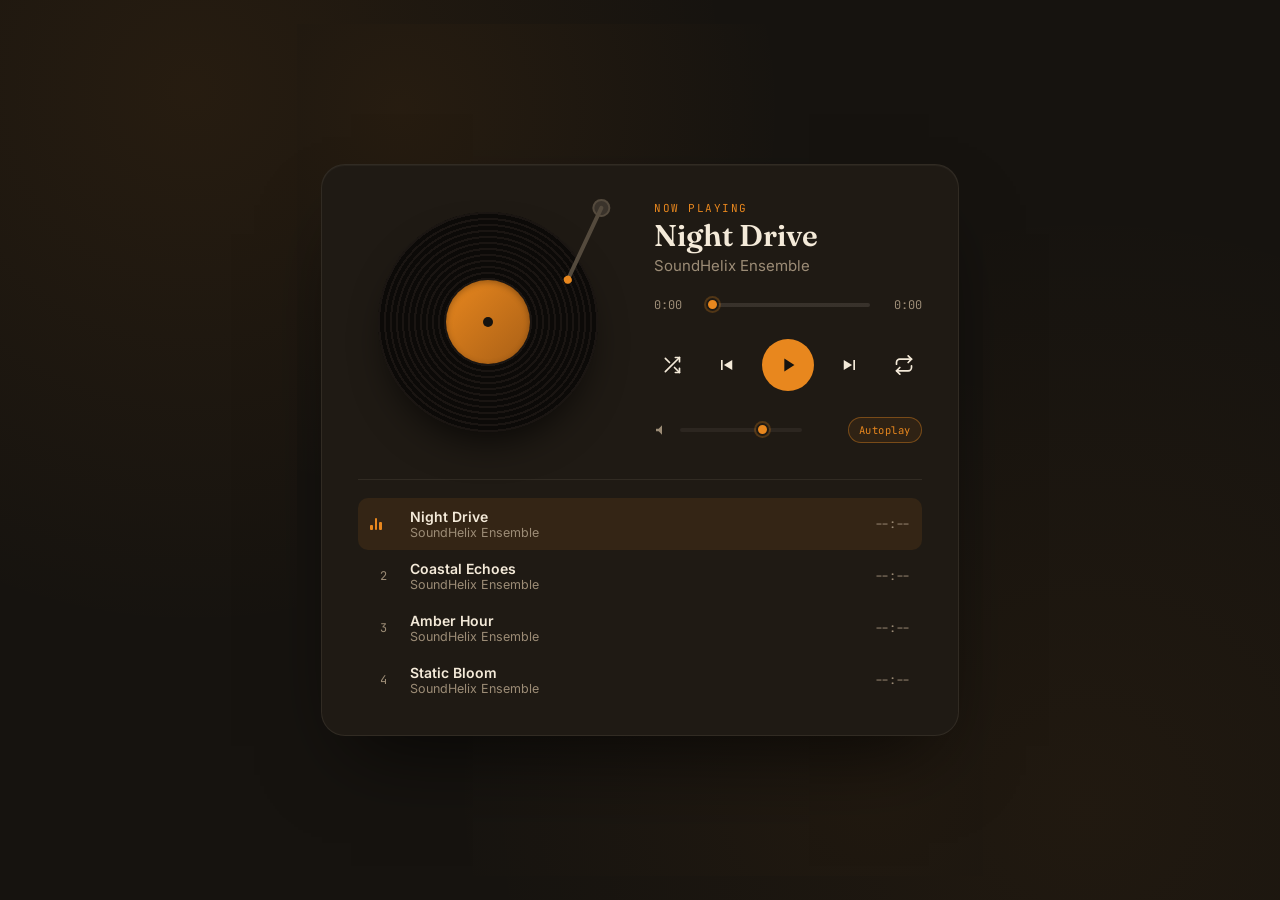
<file: CodeAlpha_Projects/CodeAlpha_music player/index.html>
<!DOCTYPE html>
<html lang="en">
<head>
<meta charset="UTF-8">
<meta name="viewport" content="width=device-width, initial-scale=1.0">
<title>Groove — Music Player</title>
<link rel="preconnect" href="https://fonts.googleapis.com">
<link href="https://fonts.googleapis.com/css2?family=Fraunces:ital,wght@0,500;0,600;0,700;1,500&family=Inter:wght@400;500;600;700&family=JetBrains+Mono:wght@400;500&display=swap" rel="stylesheet">
<link rel="stylesheet" href="style.css">
</head>
<body>

<div class="player">

  <div class="stage">
    <div class="tonearm" id="tonearm">
      <svg viewBox="0 0 90 90" fill="none">
        <circle cx="78" cy="12" r="8" fill="#3a332b" stroke="#544a3d" stroke-width="2"/>
        <line x1="78" y1="12" x2="20" y2="66" stroke="#544a3d" stroke-width="4" stroke-linecap="round"/>
        <circle cx="20" cy="66" r="4" fill="#e8871e"/>
      </svg>
    </div>
    <div class="record" id="record">
      <div class="label"></div>
    </div>
  </div>

  <div class="content">
    <div>
      <div class="eyebrow" id="nowPlayingFlag">Now Playing</div>
      <div class="title" id="trackTitle">—</div>
      <div class="artist" id="trackArtist">—</div>
    </div>

    <div class="progress-row">
      <span class="time" id="curTime">0:00</span>
      <input type="range" id="progress" min="0" max="100" value="0">
      <span class="time end" id="durTime">0:00</span>
    </div>

    <div class="controls">
      <button class="btn toggle" id="shuffleBtn" title="Shuffle">
        <svg viewBox="0 0 24 24" fill="none" stroke="currentColor" stroke-width="2" stroke-linecap="round" stroke-linejoin="round"><polyline points="16 3 21 3 21 8"/><line x1="4" y1="20" x2="21" y2="3"/><polyline points="21 16 21 21 16 21"/><line x1="15" y1="15" x2="21" y2="21"/><line x1="4" y1="4" x2="9" y2="9"/></svg>
      </button>

      <button class="btn" id="prevBtn" title="Previous">
        <svg viewBox="0 0 24 24" fill="currentColor"><path d="M6 6h2v12H6zM9.5 12l10-6v12z"/></svg>
      </button>

      <button class="btn play" id="playBtn" title="Play/Pause">
        <svg id="playIcon" viewBox="0 0 24 24" fill="currentColor"><path d="M8 5v14l11-7z"/></svg>
      </button>

      <button class="btn" id="nextBtn" title="Next">
        <svg viewBox="0 0 24 24" fill="currentColor"><path d="M16 6h2v12h-2zM14.5 12l-10 6V6z"/></svg>
      </button>

      <button class="btn toggle" id="repeatBtn" title="Repeat">
        <svg viewBox="0 0 24 24" fill="none" stroke="currentColor" stroke-width="2" stroke-linecap="round" stroke-linejoin="round"><polyline points="17 1 21 5 17 9"/><path d="M3 11V9a4 4 0 0 1 4-4h14"/><polyline points="7 23 3 19 7 15"/><path d="M21 13v2a4 4 0 0 1-4 4H3"/></svg>
      </button>
    </div>

    <div class="bottom-row">
      <div class="volume">
        <svg viewBox="0 0 24 24" fill="currentColor"><path d="M3 10v4h4l5 5V5L7 10H3z"/></svg>
        <input type="range" id="volume" min="0" max="100" value="70">
      </div>
      <div class="flags">
        <button class="pill active" id="autoplayBtn">Autoplay</button>
      </div>
    </div>
  </div>

  <div class="playlist" id="playlist"></div>

</div>
<script src="script.js"></script>
</body>
</html>
</file>
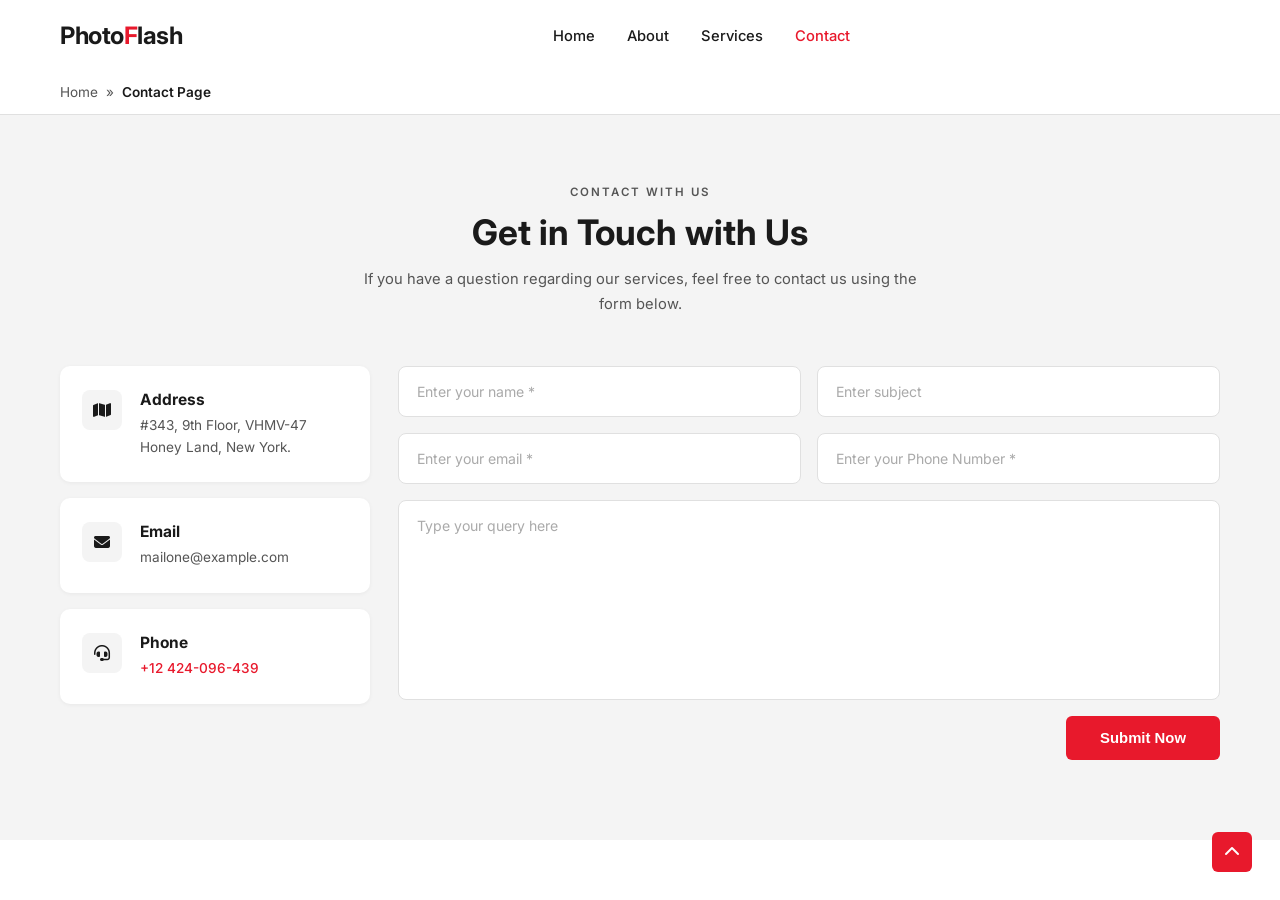
<file: CodeAlpha_Projects/CodeAlpha_Image Gallery Project/contact.html>
<!DOCTYPE html>
<html lang="en">
<head>
  <meta charset="UTF-8" />
  <meta name="viewport" content="width=device-width, initial-scale=1.0"/>
  <title>Photoflash – Contact</title>
  <link href="https://fonts.googleapis.com/css2?family=Inter:wght@400;500;600;700&display=swap" rel="stylesheet"/>
  <link rel="stylesheet" href="https://cdnjs.cloudflare.com/ajax/libs/font-awesome/6.5.0/css/all.min.css"/>
  <link rel="stylesheet" href="contact-style.css"/>
</head>
<body>

  <!-- NAVBAR -->
  <nav>
    <div class="logo">Photo<span>F</span>lash</div>
    <ul class="nav-links">
      <li><a href="index.html">Home</a></li>
      <li><a href="about.html">About</a></li>
      <li><a href="services.html">Services</a></li>
      <li><a href="contact.html" class="active">Contact</a></li>
    </ul>
    <i class="fa-solid fa-bars menu-btn"></i>
  </nav>

  <!-- BREADCRUMB -->
  <div class="breadcrumb">
    <a href="index.html">Home</a> &nbsp;»&nbsp; <span>Contact Page</span>
  </div>

  <!-- CONTACT SECTION -->
  <section class="contact-section">

    <!-- Header -->
    <div class="contact-header">
      <p class="section-label">CONTACT WITH US</p>
      <h1>Get in Touch with Us</h1>
      <p class="contact-sub">If you have a question regarding our services, feel free to contact us using the form below.</p>
    </div>

    <!-- Body: Info Cards + Form -->
    <div class="contact-body">

      <!-- LEFT: Info Cards -->
      <div class="info-cards">

        <div class="info-card">
          <div class="info-icon">
            <i class="fa-solid fa-map"></i>
          </div>
          <div class="info-text">
            <h3>Address</h3>
            <p>#343, 9th Floor, VHMV-47<br/>Honey Land, New York.</p>
          </div>
        </div>

        <div class="info-card">
          <div class="info-icon">
            <i class="fa-solid fa-envelope"></i>
          </div>
          <div class="info-text">
            <h3>Email</h3>
            <p>mailone@example.com</p>
          </div>
        </div>

        <div class="info-card">
          <div class="info-icon">
            <i class="fa-solid fa-headset"></i>
          </div>
          <div class="info-text">
            <h3>Phone</h3>
            <p class="phone">+12 424-096-439</p>
          </div>
        </div>

      </div>

      <!-- RIGHT: Contact Form -->
      <div class="contact-form">
        <div class="form-row">
          <input type="text" placeholder="Enter your name *" />
          <input type="text" placeholder="Enter subject" />
        </div>
        <div class="form-row">
          <input type="email" placeholder="Enter your email *" />
          <input type="tel" placeholder="Enter your Phone Number *" />
        </div>
        <div class="form-row">
          <textarea placeholder="Type your query here"></textarea>
        </div>
        <div class="form-footer">
          <button class="btn-submit">Submit Now</button>
        </div>
      </div>

    </div>
  </section>

  <!-- SCROLL TO TOP -->
  <button class="scroll-top" onclick="window.scrollTo({top:0,behavior:'smooth'})">
    <i class="fa-solid fa-chevron-up"></i>
  </button>
<script src="contact.js"></script>
</body>
</html>
</file>
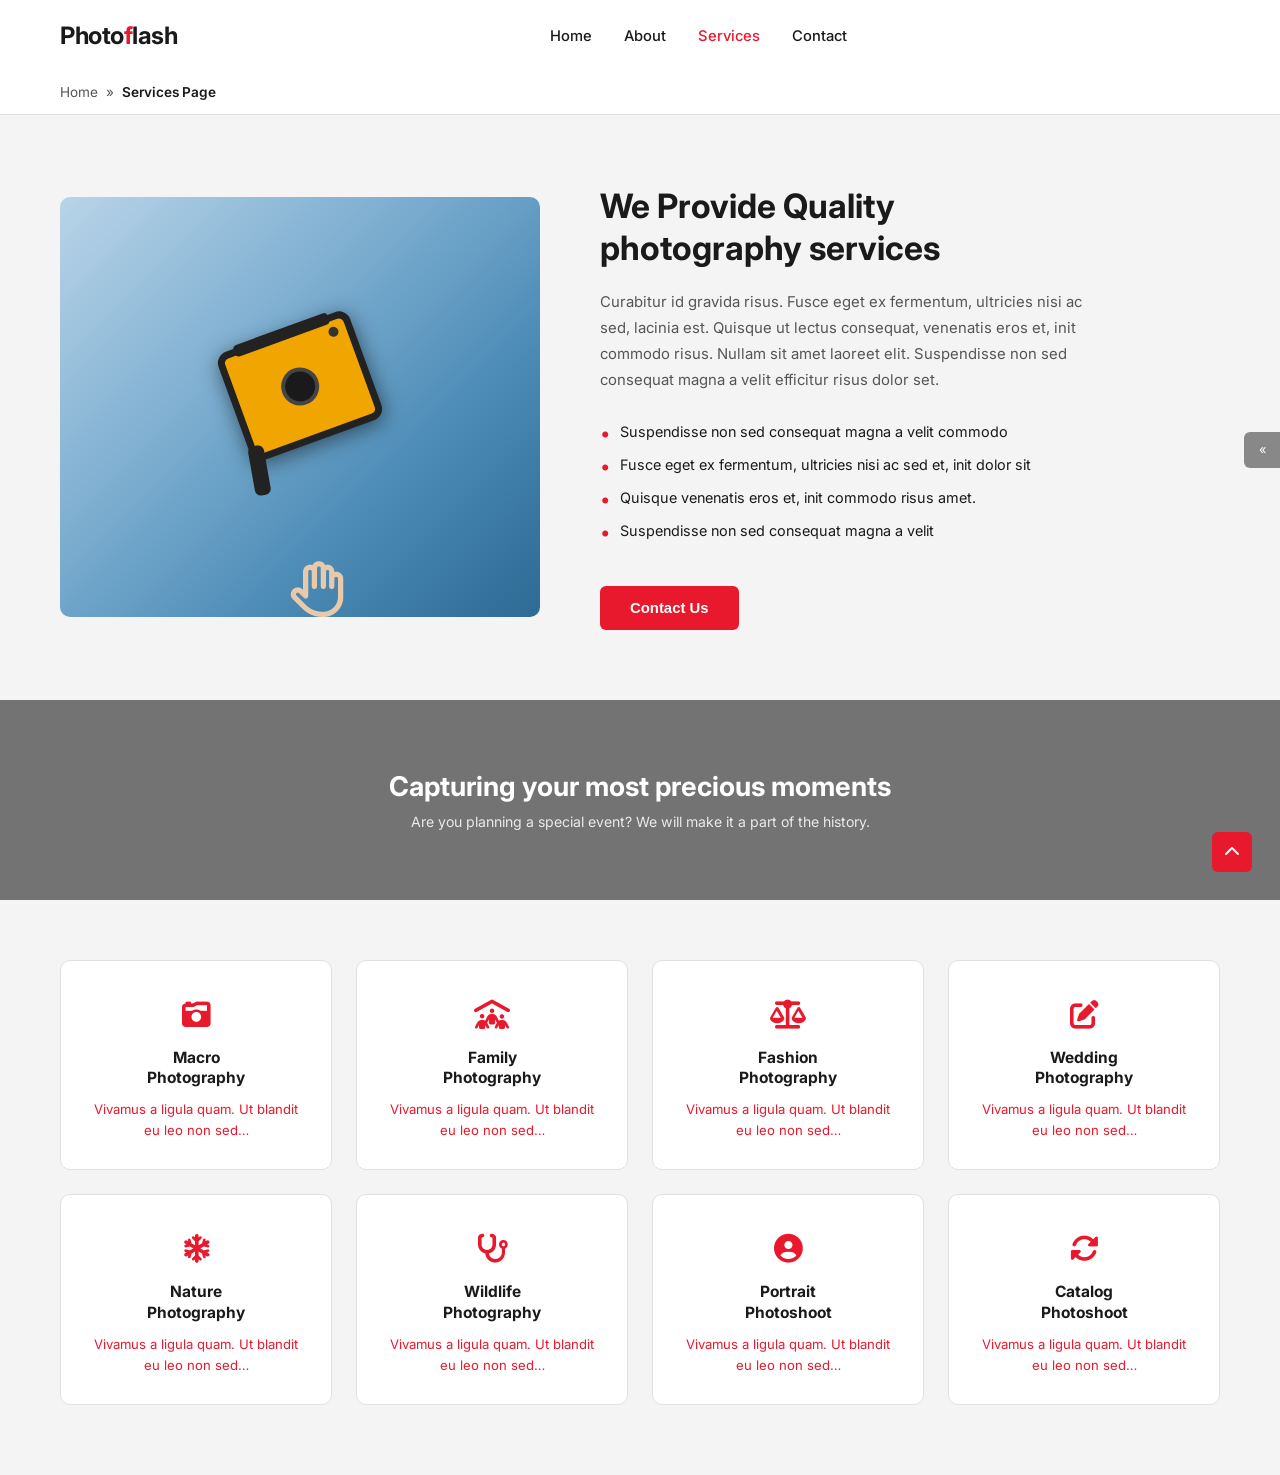
<file: CodeAlpha_Projects/CodeAlpha_Image Gallery Project/services.html>
<!DOCTYPE html>
<html lang="en">
<head>
  <meta charset="UTF-8" />
  <meta name="viewport" content="width=device-width, initial-scale=1.0"/>
  <title>Photoflash – Services</title>
  <link href="https://fonts.googleapis.com/css2?family=Inter:wght@400;500;600;700&display=swap" rel="stylesheet"/>
  <link rel="stylesheet" href="https://cdnjs.cloudflare.com/ajax/libs/font-awesome/6.5.0/css/all.min.css"/>
  <link rel="stylesheet" href="services-style.css"/>
</head>
<body>

  <!-- NAVBAR -->
  <nav>
    <div class="logo">Photo<span>f</span>lash</div>
    <ul class="nav-links">
      <li><a href="index.html">Home</a></li>
      <li><a href="about.html">About</a></li>
      <li><a href="services.html" class="active">Services</a></li>
      <li><a href="contact.html">Contact</a></li>
    </ul>
    <i class="fa-solid fa-bars menu-btn"></i>
  </nav>

  <!-- BREADCRUMB -->
  <div class="breadcrumb">
    <a href="index.html">Home</a> &nbsp;»&nbsp; <span>Services Page</span>
  </div>

  <!-- HERO SECTION -->
  <section class="hero-section">
    <div class="hero-image">
      <div class="img-placeholder">
        <!-- Stylized underwater camera placeholder -->
        <div class="camera-wrap">
          <div class="camera-body">
            <div class="camera-lens"></div>
            <div class="camera-dot"></div>
            <div class="camera-handle-top"></div>
            <div class="camera-handle-side"></div>
          </div>
        </div>
        <!-- Hand reaching up -->
        <div class="hand-wrap">
          <i class="fa-regular fa-hand"></i>
        </div>
      </div>
    </div>

    <div class="hero-content">
      <h1>We Provide Quality<br/>photography services</h1>
      <p>
        Curabitur id gravida risus. Fusce eget ex fermentum, ultricies nisi ac sed,
        lacinia est. Quisque ut lectus consequat, venenatis eros et, init commodo risus.
        Nullam sit amet laoreet elit. Suspendisse non sed consequat magna a velit
        efficitur risus dolor set.
      </p>
      <ul class="hero-bullets">
        <li>Suspendisse non sed consequat magna a velit commodo</li>
        <li>Fusce eget ex fermentum, ultricies nisi ac sed et, init dolor sit</li>
        <li>Quisque venenatis eros et, init commodo risus amet.</li>
        <li>Suspendisse non sed consequat magna a velit</li>
      </ul>
      <button class="btn-contact">Contact Us</button>
    </div>
  </section>

  <!-- BANNER -->
  <section class="banner">
    <h2>Capturing your most precious moments</h2>
    <p>Are you planning a special event? We will make it a part of the history.</p>
  </section>

  <!-- SERVICES GRID -->
  <section class="services-section">
    <div class="services-grid">

      <div class="service-card">
        <div class="service-icon"><i class="fa-solid fa-camera-retro"></i></div>
        <h3>Macro<br/>Photography</h3>
        <p>Vivamus a ligula quam. Ut blandit eu leo non sed…</p>
      </div>

      <div class="service-card">
        <div class="service-icon"><i class="fa-solid fa-people-roof"></i></div>
        <h3>Family<br/>Photography</h3>
        <p>Vivamus a ligula quam. Ut blandit eu leo non sed…</p>
      </div>

      <div class="service-card">
        <div class="service-icon"><i class="fa-solid fa-scale-balanced"></i></div>
        <h3>Fashion<br/>Photography</h3>
        <p>Vivamus a ligula quam. Ut blandit eu leo non sed…</p>
      </div>

      <div class="service-card">
        <div class="service-icon"><i class="fa-solid fa-pen-to-square"></i></div>
        <h3>Wedding<br/>Photography</h3>
        <p>Vivamus a ligula quam. Ut blandit eu leo non sed…</p>
      </div>

      <div class="service-card">
        <div class="service-icon"><i class="fa-solid fa-snowflake"></i></div>
        <h3>Nature<br/>Photography</h3>
        <p>Vivamus a ligula quam. Ut blandit eu leo non sed…</p>
      </div>

      <div class="service-card">
        <div class="service-icon"><i class="fa-solid fa-stethoscope"></i></div>
        <h3>Wildlife<br/>Photography</h3>
        <p>Vivamus a ligula quam. Ut blandit eu leo non sed…</p>
      </div>

      <div class="service-card">
        <div class="service-icon"><i class="fa-solid fa-circle-user"></i></div>
        <h3>Portrait<br/>Photoshoot</h3>
        <p>Vivamus a ligula quam. Ut blandit eu leo non sed…</p>
      </div>

      <div class="service-card">
        <div class="service-icon"><i class="fa-solid fa-rotate"></i></div>
        <h3>Catalog<br/>Photoshoot</h3>
        <p>Vivamus a ligula quam. Ut blandit eu leo non sed…</p>
      </div>

    </div>
  </section>

  <!-- SIDEBAR ARROW -->
  <div class="sidebar-arrow">&#171;</div>

  <!-- SCROLL TO TOP -->
  <button class="scroll-top" onclick="window.scrollTo({top:0,behavior:'smooth'})">
    <i class="fa-solid fa-chevron-up"></i>
  </button>
<script src="services.js"></script>
</body>
</html>
</file>
<file: CodeAlpha_Projects/CodeAlpha_music player/style.css>
:root{
    --bg: #16130f;
    --panel: #1f1a14;
    --record: #0c0a08;
    --cream: #f4ead9;
    --muted: #9c8c76;
    --amber: #e8871e;
    --amber-dim: #a85f16;
    --groove-line: rgba(244,234,217,0.06);
    --radius: 18px;
  }

  * { box-sizing: border-box; }

  html,body{
    margin:0;
    height:100%;
    background:
      radial-gradient(circle at 15% 10%, rgba(232,135,30,0.08), transparent 40%),
      radial-gradient(circle at 85% 90%, rgba(232,135,30,0.05), transparent 45%),
      var(--bg);
    color: var(--cream);
    font-family: 'Inter', sans-serif;
    display:flex;
    align-items:center;
    justify-content:center;
    padding: 24px;
  }

  .player{
    width: 100%;
    max-width: 880px;
    background: var(--panel);
    border-radius: 24px;
    border: 1px solid rgba(244,234,217,0.08);
    box-shadow: 0 40px 80px -30px rgba(0,0,0,0.7), inset 0 1px 0 rgba(244,234,217,0.04);
    padding: 36px;
    display: grid;
    grid-template-columns: 260px 1fr;
    gap: 36px;
  }

  /* ---------- Vinyl / Tonearm ---------- */
  .stage{
    position: relative;
    display:flex;
    align-items:center;
    justify-content:center;
  }

  .record{
    width: 220px;
    height: 220px;
    border-radius: 50%;
    background:
      repeating-radial-gradient(circle at center,
        #1a1512 0px, #1a1512 2px,
        var(--record) 2px, var(--record) 6px);
    box-shadow: 0 20px 40px -15px rgba(0,0,0,0.8);
    display:flex;
    align-items:center;
    justify-content:center;
    animation: spin 6s linear infinite;
    animation-play-state: paused;
  }

  .record.spinning{ animation-play-state: running; }

  .label{
    width: 84px;
    height: 84px;
    border-radius: 50%;
    background: linear-gradient(135deg, var(--amber), var(--amber-dim));
    display:flex;
    align-items:center;
    justify-content:center;
    box-shadow: inset 0 2px 6px rgba(0,0,0,0.3);
  }
  .label::after{
    content:"";
    width: 10px;
    height: 10px;
    background: var(--bg);
    border-radius: 50%;
  }

  .tonearm{
    position: absolute;
    top: -6px;
    right: 6px;
    width: 90px;
    height: 90px;
    transform-origin: 90% 10%;
    transform: rotate(-22deg);
    transition: transform 0.5s cubic-bezier(.4,1.4,.6,1);
    pointer-events:none;
  }
  .tonearm.down{ transform: rotate(2deg); }
  .tonearm svg{ width:100%; height:100%; }

  @keyframes spin{ to{ transform: rotate(360deg); } }

  /* ---------- Track info + controls ---------- */
  .content{ display:flex; flex-direction:column; gap: 22px; min-width:0; }

  .eyebrow{
    font-family:'JetBrains Mono', monospace;
    font-size: 11px;
    letter-spacing: 0.14em;
    text-transform: uppercase;
    color: var(--amber);
  }

  .title{
    font-family:'Fraunces', serif;
    font-weight: 600;
    font-size: 30px;
    line-height:1.15;
    margin: 4px 0 2px;
    white-space: nowrap;
    overflow: hidden;
    text-overflow: ellipsis;
  }

  .artist{
    color: var(--muted);
    font-size: 15px;
  }

  /* progress */
  .progress-row{ display:flex; align-items:center; gap:10px; }
  .time{ font-family:'JetBrains Mono', monospace; font-size: 12px; color: var(--muted); width: 40px; flex-shrink:0; }
  .time.end{ text-align:right; }

  input[type="range"]{
    -webkit-appearance:none;
    appearance:none;
    width:100%;
    height: 4px;
    border-radius: 4px;
    background: var(--groove-line);
    outline: none;
    cursor: pointer;
  }
  input[type="range"]::-webkit-slider-runnable-track{ height:4px; border-radius:4px; }
  input[type="range"]::-webkit-slider-thumb{
    -webkit-appearance:none;
    width: 13px; height: 13px;
    border-radius:50%;
    background: var(--amber);
    border: 2px solid var(--panel);
    margin-top: -4.5px;
    box-shadow: 0 0 0 2px rgba(232,135,30,0.25);
  }
  input[type="range"]::-moz-range-track{ height:4px; border-radius:4px; background: var(--groove-line); }
  input[type="range"]::-moz-range-thumb{
    width: 11px; height: 11px; border-radius:50%;
    background: var(--amber); border: 2px solid var(--panel);
  }

  #progress{ accent-color: var(--amber); }
  #progress::-webkit-slider-runnable-track{
    background: linear-gradient(to right, var(--amber) var(--fill,0%), var(--groove-line) 0%);
  }

  /* controls */
  .controls{ display:flex; align-items:center; justify-content:center; gap: 18px; margin: 4px 0; }

  .btn{
    background: none;
    border: none;
    color: var(--cream);
    cursor: pointer;
    display:flex;
    align-items:center;
    justify-content:center;
    padding: 8px;
    border-radius: 50%;
    transition: background 0.15s, transform 0.1s, color 0.15s;
  }
  .btn:hover{ background: rgba(244,234,217,0.08); }
  .btn:active{ transform: scale(0.92); }
  .btn svg{ width: 20px; height:20px; }

  .btn.play{
    background: var(--amber);
    color: var(--bg);
    width: 52px; height: 52px;
  }
  .btn.play:hover{ background: #f39a35; }
  .btn.play svg{ width: 22px; height: 22px; }

  .btn.toggle.active{ color: var(--amber); }

  /* bottom row: volume + playlist toggle */
  .bottom-row{ display:flex; align-items:center; justify-content:space-between; gap: 20px; }

  .volume{ display:flex; align-items:center; gap: 8px; width: 150px; }
  .volume svg{ width:16px; height:16px; color: var(--muted); flex-shrink:0; }

  .flags{ display:flex; gap: 6px; }
  .pill{
    font-family:'JetBrains Mono', monospace;
    font-size: 10.5px;
    letter-spacing: 0.05em;
    color: var(--muted);
    border: 1px solid rgba(244,234,217,0.12);
    padding: 5px 10px;
    border-radius: 999px;
    cursor: pointer;
    background: transparent;
    transition: all 0.15s;
  }
  .pill.active{ color: var(--amber); border-color: rgba(232,135,30,0.4); background: rgba(232,135,30,0.08); }

  /* ---------- Playlist ---------- */
  .playlist{
    grid-column: 1 / -1;
    border-top: 1px solid rgba(244,234,217,0.08);
    padding-top: 18px;
    max-height: 220px;
    overflow-y: auto;
  }
  .playlist::-webkit-scrollbar{ width: 6px; }
  .playlist::-webkit-scrollbar-thumb{ background: rgba(244,234,217,0.15); border-radius: 4px; }

  .track-row{
    display:grid;
    grid-template-columns: 26px 1fr auto;
    align-items:center;
    gap: 14px;
    padding: 10px 12px;
    border-radius: 10px;
    cursor: pointer;
    transition: background 0.15s;
  }
  .track-row:hover{ background: rgba(244,234,217,0.05); }
  .track-row.active{ background: rgba(232,135,30,0.1); }

  .track-num{ font-family:'JetBrains Mono', monospace; font-size: 12px; color: var(--muted); text-align:center; }
  .track-row.active .track-num{ color: var(--amber); }

  .track-info{ min-width:0; }
  .track-info .t-title{ font-size: 14px; font-weight: 600; white-space:nowrap; overflow:hidden; text-overflow:ellipsis; }
  .track-info .t-artist{ font-size: 12.5px; color: var(--muted); white-space:nowrap; overflow:hidden; text-overflow:ellipsis; }

  .track-dur{ font-family:'JetBrains Mono', monospace; font-size: 12px; color: var(--muted); }

  .eq{ display:flex; align-items:flex-end; gap:2px; height: 12px; width: 12px; }
  .eq span{ width: 2.5px; background: var(--amber); border-radius:1px; animation: eq 0.9s ease-in-out infinite; }
  .eq span:nth-child(1){ height: 40%; animation-delay: 0s; }
  .eq span:nth-child(2){ height: 100%; animation-delay: 0.15s; }
  .eq span:nth-child(3){ height: 65%; animation-delay: 0.3s; }
  @keyframes eq{ 0%,100%{ transform: scaleY(0.4); } 50%{ transform: scaleY(1); } }

  @media (max-width: 620px){
    .player{ grid-template-columns: 1fr; padding: 24px; }
    .stage{ padding-bottom: 6px; }
    .record{ width: 160px; height:160px; }
    .label{ width:62px; height:62px; }
  }
</file>
<file: CodeAlpha_Projects/CodeAlpha_Image Gallery Project/contact-style.css>
/* ── RESET & ROOT ── */
*, *::before, *::after {
  box-sizing: border-box;
  margin: 0;
  padding: 0;
}

:root {
  --red: #e8192c;
  --dark: #1a1a1a;
  --gray-light: #f4f4f4;
  --gray-text: #555;
  --white: #ffffff;
  --border: #e0e0e0;
}

body {
  font-family: 'Inter', sans-serif;
  color: var(--dark);
  background: var(--white);
}

/* ── NAVBAR ── */
nav {
  display: flex;
  align-items: center;
  padding: 0 60px;
  height: 70px;
  width: 100%;
  background: var(--white);
  position: sticky;
  top: 0;
  z-index: 1000;
}

.logo {
  font-size: 1.5rem;
  font-weight: 700;
  letter-spacing: -0.5px;
}

.logo span {
  color: var(--red);
}

.nav-links {
  display: flex;
  gap: 32px;
  list-style: none;
  margin: 0 auto;
}

.nav-links a {
  text-decoration: none;
  color: var(--dark);
  font-size: 0.92rem;
  font-weight: 500;
  transition: color 0.2s;
}

.nav-links a:hover,
.nav-links a.active {
  color: var(--red);
}

.menu-btn{
    display:none;
    font-size:28px;
    cursor:pointer;
}
/* ── BREADCRUMB ── */
.breadcrumb {
  padding: 14px 60px;
  font-size: 0.85rem;
  color: var(--gray-text);
  border-bottom: 1px solid var(--border);
}

.breadcrumb a {
  color: var(--gray-text);
  text-decoration: none;
}

.breadcrumb span {
  color: var(--dark);
  font-weight: 600;
}

/* ── CONTACT SECTION ── */
.contact-section {
  background: var(--gray-light);
  padding: 70px 60px 80px;
}

/* ── CONTACT HEADER ── */
.contact-header {
  text-align: center;
  margin-bottom: 50px;
}

.section-label {
  font-size: 0.72rem;
  font-weight: 600;
  letter-spacing: 2px;
  text-transform: uppercase;
  color: var(--gray-text);
  margin-bottom: 12px;
}

.contact-header h1 {
  font-size: 2.2rem;
  font-weight: 700;
  color: var(--dark);
  margin-bottom: 14px;
  line-height: 1.2;
}

.contact-sub {
  font-size: 0.92rem;
  color: var(--gray-text);
  max-width: 560px;
  margin: 0 auto;
  line-height: 1.65;
}

/* ── CONTACT BODY ── */
.contact-body {
  display: flex;
  gap: 28px;
  align-items: flex-start;
}

/* ── INFO CARDS ── */
.info-cards {
  display: flex;
  flex-direction: column;
  gap: 16px;
  flex: 0 0 310px;
  max-width: 310px;
}

.info-card {
  background: var(--white);
  border-radius: 10px;
  padding: 24px 22px;
  display: flex;
  align-items: flex-start;
  gap: 18px;
  box-shadow: 0 1px 4px rgba(0, 0, 0, 0.05);
  transition: box-shadow 0.25s;
}

.info-card:hover {
  box-shadow: 0 4px 18px rgba(0, 0, 0, 0.09);
}

.info-icon {
  width: 40px;
  height: 40px;
  background: var(--gray-light);
  border-radius: 8px;
  display: flex;
  align-items: center;
  justify-content: center;
  flex-shrink: 0;
  font-size: 1rem;
  color: var(--dark);
}

.info-text h3 {
  font-size: 0.97rem;
  font-weight: 700;
  color: var(--dark);
  margin-bottom: 6px;
}

.info-text p {
  font-size: 0.85rem;
  color: var(--gray-text);
  line-height: 1.6;
}

.info-text p.phone {
  color: var(--red);
  font-weight: 500;
}

/* ── CONTACT FORM ── */
.contact-form {
  flex: 1;
  display: flex;
  flex-direction: column;
  gap: 16px;
}

.form-row {
  display: flex;
  gap: 16px;
}

.form-row input,
.form-row textarea {
  flex: 1;
  background: var(--white);
  border: 1px solid var(--border);
  border-radius: 8px;
  padding: 16px 18px;
  font-size: 0.88rem;
  font-family: 'Inter', sans-serif;
  color: var(--dark);
  outline: none;
  transition: border-color 0.2s, box-shadow 0.2s;
  resize: none;
}

.form-row input::placeholder,
.form-row textarea::placeholder {
  color: #aaa;
}

.form-row input:focus,
.form-row textarea:focus {
  border-color: var(--red);
  box-shadow: 0 0 0 3px rgba(232, 25, 44, 0.08);
}

.form-row textarea {
  height: 200px;
}

/* ── FORM FOOTER (Submit button right-aligned) ── */
.form-footer {
  display: flex;
  justify-content: flex-end;
}

.btn-submit {
  background: var(--red);
  color: var(--white);
  border: none;
  padding: 14px 34px;
  border-radius: 6px;
  font-size: 0.93rem;
  font-weight: 600;
  cursor: pointer;
  transition: background 0.2s;
}

.btn-submit:hover {
  background: #c0121f;
}

/* ── SCROLL-TO-TOP ── */
.scroll-top {
  position: fixed;
  bottom: 28px;
  right: 28px;
  background: var(--red);
  color: var(--white);
  border: none;
  width: 40px;
  height: 40px;
  border-radius: 6px;
  font-size: 1rem;
  cursor: pointer;
  display: flex;
  align-items: center;
  justify-content: center;
  transition: background 0.2s;
  z-index: 200;
}

.scroll-top:hover {
  background: #c0121f;
}

/* ── SIDEBAR ARROW ── */
.sidebar-arrow {
  position: fixed;
  right: 0;
  top: 50%;
  transform: translateY(-50%);
  background: #888;
  color: var(--white);
  width: 36px;
  height: 36px;
  border-radius: 6px 0 0 6px;
  display: flex;
  align-items: center;
  justify-content: center;
  cursor: pointer;
  font-size: 0.8rem;
  z-index: 200;
}

/* ======================
   TABLET
====================== */
@media (max-width:1024px){

    .contact-body{
        flex-direction:column;
    }

    .info-cards{
        flex:none;
        max-width:100%;
        flex-direction:row;
        flex-wrap:wrap;
    }

    .info-card{
        flex:1 1 calc(50% - 10px);
    }

    nav,
    .breadcrumb,
    .contact-section{
        padding-left:30px;
        padding-right:30px;
    }
}


/* ======================
   MOBILE MENU
====================== */
@media (max-width:768px){

    nav{
        padding:0 20px;
        position:relative;
    }

    .menu-btn{
        display:block;
        margin-left:auto;
    }

    .nav-links{
        display:none;
    }

    .nav-links.active{
        display:flex;
        flex-direction:column;
        position:absolute;
        top:70px;
        left:0;
        width:100%;
        background:white;
        padding:20px 0;
        gap:20px;
        text-align:center;
        z-index:1000;
    }

    .contact-section{
        padding:40px 20px 60px;
    }

    .contact-header h1{
        font-size:1.8rem;
    }

    .form-row{
        flex-direction:column;
    }

    .info-card{
        flex:1 1 100%;
    }

    .breadcrumb{
        padding:15px 20px;
    }
}


/* ======================
   SMALL MOBILE
====================== */
@media (max-width:480px){

    .contact-header h1{
        font-size:1.5rem;
    }

    .contact-sub{
        font-size:0.85rem;
    }

    .form-row input,
    .form-row textarea{
        padding:14px;
        font-size:0.85rem;
    }

    .btn-submit{
        width:100%;
    }

    .form-footer{
        justify-content:center;
    }

    .info-card{
        padding:20px;
    }

    .info-text h3{
        font-size:0.9rem;
    }

    .info-text p{
        font-size:0.8rem;
    }
}
</file>
<file: CodeAlpha_Projects/CodeAlpha_Image Gallery Project/services-style.css>
*, *::before, *::after {
  box-sizing: border-box;
  margin: 0;
  padding: 0;
}

:root {
  --red: #e8192c;
  --dark: #1a1a1a;
  --gray-light: #f4f4f4;
  --gray-text: #555;
  --white: #ffffff;
  --border: #e0e0e0;
}

body {
  font-family: 'Inter', sans-serif;
  color: var(--dark);
  background: var(--white);
}

/* ── NAVBAR ── */
nav {
  display: flex;
  align-items: center;
  justify-content: space-between;
  padding: 0 60px;
  height: 70px;
  width: 100%;
  background: var(--white);
  position: sticky;
  top: 0;
  z-index: 100;
}

.logo {
  font-size: 1.5rem;
  font-weight: 700;
  letter-spacing: -0.5px;
}

.logo span {
  color: var(--red);
}

.nav-links {
  display: flex;
  gap: 32px;
  list-style: none;
  margin: 0 auto;
}

.menu-btn{
    display:none;
    font-size:28px;
    cursor:pointer;
}

.nav-links a {
  text-decoration: none;
  color: var(--dark);
  font-size: 0.92rem;
  font-weight: 500;
  transition: color 0.2s;
}

.nav-links a:hover,
.nav-links a.active {
  color: var(--red);
}



/* ── BREADCRUMB ── */
.breadcrumb {
  padding: 14px 60px;
  font-size: 0.85rem;
  color: var(--gray-text);
  border-bottom: 1px solid var(--border);
}

.breadcrumb a {
  color: var(--gray-text);
  text-decoration: none;
}

.breadcrumb span {
  color: var(--dark);
  font-weight: 600;
}

/* ── HERO SECTION ── */
.hero-section {
  background: var(--gray-light);
  padding: 70px 60px;
  display: flex;
  align-items: center;
  gap: 60px;
}

.hero-image {
  flex: 0 0 480px;
  max-width: 480px;
  border-radius: 10px;
  overflow: hidden;
}

.hero-image img {
  width: 100%;
  height: 420px;
  object-fit: cover;
  display: block;
}

/* ── IMAGE PLACEHOLDER ── */
.img-placeholder {
  width: 100%;
  height: 420px;
  background: linear-gradient(135deg, #b8d4e8 0%, #7aaccf 40%, #4a8ab5 70%, #2d6a94 100%);
  display: flex;
  align-items: flex-end;
  justify-content: center;
  position: relative;
  overflow: hidden;
}

.camera-wrap {
  position: absolute;
  left: 50%;
  top: 45%;
  transform: translate(-50%, -50%) rotate(-20deg);
  z-index: 2;
}

.camera-body {
  width: 140px;
  height: 115px;
  background: #f0a500;
  border: 7px solid #222;
  border-radius: 12px;
  position: relative;
  box-shadow: 0 4px 20px rgba(0, 0, 0, 0.5);
}

.camera-lens {
  position: absolute;
  top: 50%;
  left: 50%;
  transform: translate(-50%, -50%);
  width: 38px;
  height: 38px;
  background: #1a1a1a;
  border-radius: 50%;
  border: 4px solid #444;
}

.camera-dot {
  position: absolute;
  top: 6px;
  right: 8px;
  width: 10px;
  height: 10px;
  background: #333;
  border-radius: 50%;
}

.camera-handle-top {
  position: absolute;
  top: -10px;
  left: 50%;
  transform: translateX(-50%);
  width: 100px;
  height: 12px;
  background: #222;
  border-radius: 4px;
}

.camera-handle-side {
  position: absolute;
  bottom: -40px;
  left: -12px;
  width: 16px;
  height: 50px;
  background: #222;
  border-radius: 6px;
  transform: rotate(10deg);
}

.hand-wrap {
  position: absolute;
  bottom: 0;
  left: 54%;
  transform: translateX(-50%);
  z-index: 3;
}

.hand-wrap i {
  font-size: 3.5rem;
  color: #e8c9aa;
}

/* ── HERO CONTENT ── */
.hero-content {
  flex: 1;
}

.hero-content h1 {
  font-size: 2.1rem;
  font-weight: 700;
  line-height: 1.25;
  margin-bottom: 20px;
  color: var(--dark);
}

.hero-content p {
  font-size: 0.93rem;
  color: var(--gray-text);
  line-height: 1.75;
  margin-bottom: 24px;
  max-width: 500px;
}

.hero-bullets {
  list-style: none;
  margin-bottom: 36px;
}

.hero-bullets li {
  font-size: 0.9rem;
  color: var(--dark);
  padding: 6px 0;
  display: flex;
  align-items: flex-start;
  gap: 10px;
}

.hero-bullets li::before {
  content: '•';
  color: var(--red);
  font-size: 1.2rem;
  line-height: 1.1;
  flex-shrink: 0;
}

.btn-contact {
  background: var(--red);
  color: var(--white);
  border: none;
  padding: 14px 30px;
  border-radius: 6px;
  font-size: 0.93rem;
  font-weight: 600;
  cursor: pointer;
  transition: background 0.2s;
}

.btn-contact:hover {
  background: #c0121f;
}

/* ── BANNER ── */
.banner {
  position: relative;
  height: 200px;
  background: linear-gradient(rgba(0, 0, 0, 0.55), rgba(0, 0, 0, 0.55)),
    url('https://images.unsplash.com/photo-1554080353-a576cf803bda?w=1400&q=80') center / cover no-repeat;
  display: flex;
  flex-direction: column;
  align-items: center;
  justify-content: center;
  text-align: center;
  color: var(--white);
}

.banner h2 {
  font-size: 1.7rem;
  font-weight: 700;
  margin-bottom: 10px;
}

.banner p {
  font-size: 0.88rem;
  opacity: 0.85;
}

/* ── SERVICES GRID ── */
.services-section {
  background: var(--gray-light);
  padding: 60px 60px 70px;
}

.services-grid {
  display: grid;
  grid-template-columns: repeat(4, 1fr);
  gap: 24px;
}

.service-card {
  background: var(--white);
  border: 1px solid var(--border);
  border-radius: 10px;
  padding: 36px 24px 28px;
  text-align: center;
  transition: box-shadow 0.25s, transform 0.25s;
  cursor: pointer;
}

.service-card:hover {
  box-shadow: 0 8px 28px rgba(0, 0, 0, 0.09);
  transform: translateY(-3px);
}

.service-icon {
  font-size: 1.8rem;
  color: var(--red);
  margin-bottom: 16px;
}

.service-card h3 {
  font-size: 0.97rem;
  font-weight: 700;
  margin-bottom: 10px;
  line-height: 1.35;
  color: var(--dark);
}

.service-card p {
  font-size: 0.82rem;
  color: var(--red);
  line-height: 1.6;
}

/* ── SCROLL-TO-TOP BUTTON ── */
.scroll-top {
  position: fixed;
  bottom: 28px;
  right: 28px;
  background: var(--red);
  color: var(--white);
  border: none;
  width: 40px;
  height: 40px;
  border-radius: 6px;
  font-size: 1rem;
  cursor: pointer;
  display: flex;
  align-items: center;
  justify-content: center;
  transition: background 0.2s;
  z-index: 200;
}

.scroll-top:hover {
  background: #c0121f;
}

/* ── SIDEBAR ARROW ── */
.sidebar-arrow {
  position: fixed;
  right: 0;
  top: 50%;
  transform: translateY(-50%);
  background: #888;
  color: var(--white);
  width: 36px;
  height: 36px;
  border-radius: 6px 0 0 6px;
  display: flex;
  align-items: center;
  justify-content: center;
  cursor: pointer;
  font-size: 0.8rem;
  z-index: 200;
}

/* =========================
   TABLET
========================= */
@media (max-width:1024px){

    nav{
        padding:0 30px;
        position:relative;
    }

    .breadcrumb,
    .services-section{
        padding-left:30px;
        padding-right:30px;
    }

    .hero-section{
        flex-direction:column;
        padding:40px 30px;
        gap:40px;
    }

    .hero-image{
        flex:none;
        width:100%;
        max-width:100%;
    }

    .img-placeholder{
        height:380px;
    }

    .camera-wrap{
        top:50%;
        left:50%;
        transform:translate(-50%,-50%) rotate(-20deg) scale(0.9);
    }

    .services-grid{
        grid-template-columns:repeat(2,1fr);
    }
}


/* =========================
   MOBILE MENU
========================= */
@media (max-width:768px){

    nav{
        padding:0 20px;
        position:relative;
    }

    .menu-btn{
        display:block;
        margin-left:auto;
        font-size:28px;
        cursor:pointer;
    }

    .nav-links{
        display:none;
    }

    .nav-links.active{
        display:flex;
        flex-direction:column;
        position:absolute;
        top:70px;
        left:0;
        width:100%;
        background:#fff;
        padding:20px 0;
        gap:20px;
        text-align:center;
        z-index:1000;
    }

    .hero-section{
        padding:40px 20px;
        gap:30px;
    }

    .hero-content h1{
        font-size:1.7rem;
    }

    .hero-content p{
        font-size:0.9rem;
    }

    .hero-image{
        width:100%;
    }

    .img-placeholder{
        height:350px;
    }

    .camera-wrap{
        top:50%;
        left:50%;
        transform:translate(-50%,-50%) rotate(-20deg) scale(0.8);
    }

    .banner h2{
        font-size:1.3rem;
    }

    .services-grid{
        grid-template-columns:repeat(2,1fr);
    }

    .breadcrumb,
    .services-section{
        padding-left:20px;
        padding-right:20px;
    }
}


/* =========================
   SMALL MOBILE
========================= */
@media (max-width:480px){

    .hero-content h1{
        font-size:1.4rem;
    }

    .hero-content p,
    .hero-bullets li{
        font-size:0.85rem;
    }

    .img-placeholder{
        height:300px;
    }

    .camera-wrap{
        top:50%;
        left:50%;
        transform:translate(-50%,-50%) rotate(-20deg) scale(0.65);
    }

    .camera-body{
        width:110px;
        height:90px;
    }

    .camera-lens{
        width:30px;
        height:30px;
    }

    .banner{
        height:160px;
        padding:20px;
    }

    .banner h2{
        font-size:1.1rem;
    }

    .banner p{
        font-size:0.8rem;
    }

    .services-grid{
        grid-template-columns:1fr;
    }

    .service-card{
        padding:25px 15px;
    }
}
</file>
